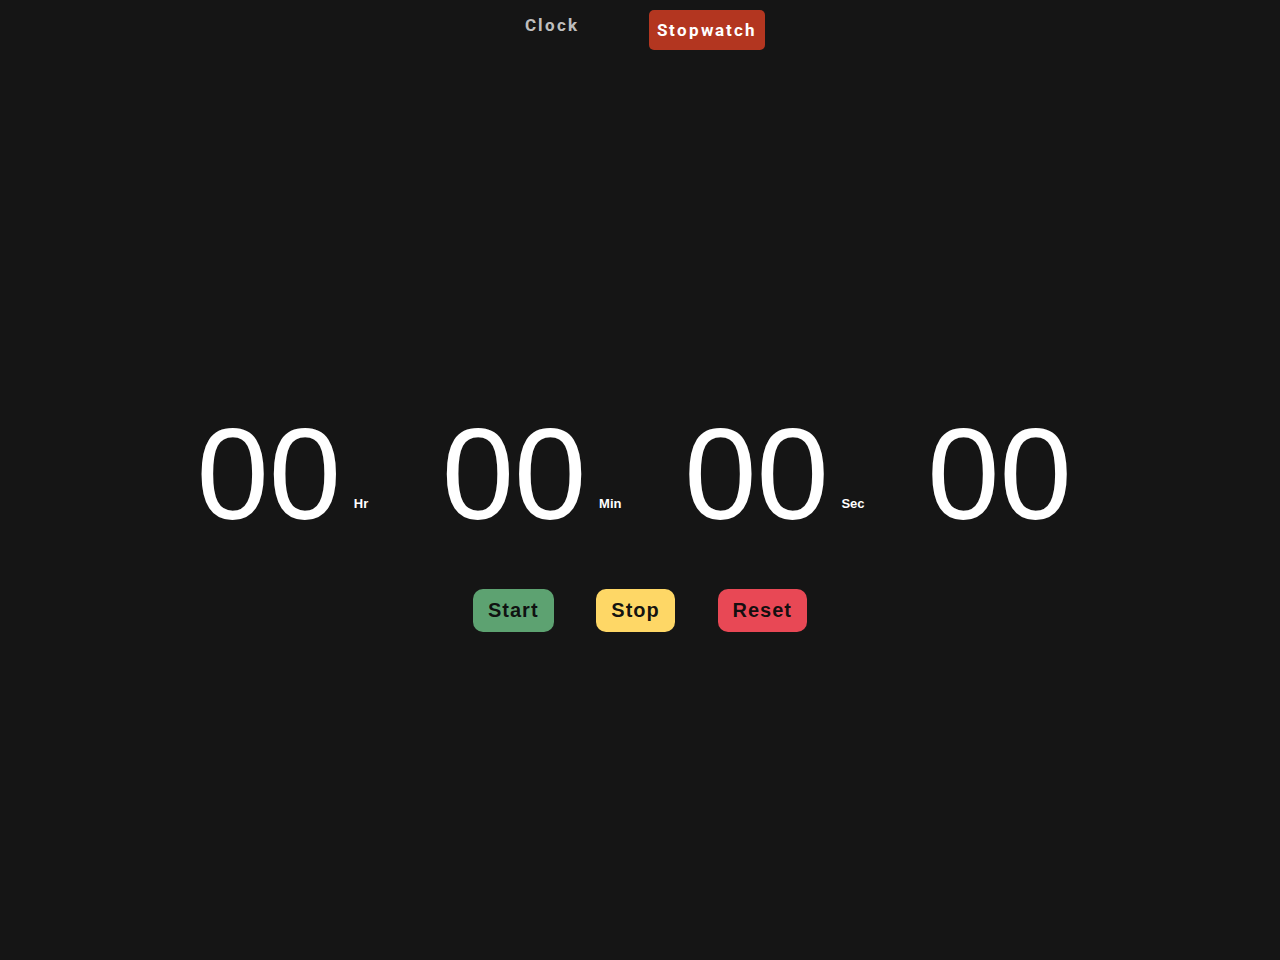
<file: index.html>
<!DOCTYPE html>
<html lang="en">
  <head>
    <meta charset="UTF-8" />
    <meta http-equiv="X-UA-Compatible" content="IE=edge" />
    <meta name="viewport" content="width=device-width, initial-scale=1.0" />
    <link rel="stylesheet" href="CSS/stopwatch.css" />
    <link rel="stylesheet" href="CSS/header.css" />
    <script src="http://code.jquery.com/jquery-1.8.3.min.js"></script>

    <title>Document</title>
  </head>

  <body>
    <header>
      <nav>
        <a href="clock.html">Clock</a>
        <a href="index.html">Stopwatch</a>
      </nav>
    </header>
    <div id="container">
      <div id="stopwatch">
        <div class="digit" id="hr">00</div>
        <div class="txt">Hr&nbsp;&nbsp;&nbsp;</div>
        <div class="digit" id="min">00</div>
        <div class="txt">Min</div>
        <div class="digit" id="sec">00</div>
        <div class="txt">Sec</div>
        <div class="digit" id="count">00</div>
        <div class="txt">&nbsp;&nbsp;&nbsp;&nbsp;&nbsp;&nbsp;</div>
        <!-- <div class="txt">sec</div>  -->
      </div>
      <div id="buttons">
        <button type="button" class="btn" id="start" onclick="start()">
          Start
        </button>
        <button type="button" class="btn" id="stop" onclick="stop()">
          Stop
        </button>
        <button type="button" class="btn" id="reset" onclick="reset()">
          Reset
        </button>
      </div>
    </div>

    <script src="JS/stopwatch.js"></script>
    <script>
      $(function () {
        $("a").each(function () {
          if ($(this).prop("href") == window.location.href) {
            $(this).addClass("current");
          }
        });
      });
    </script>
  </body>
</html>
</file>
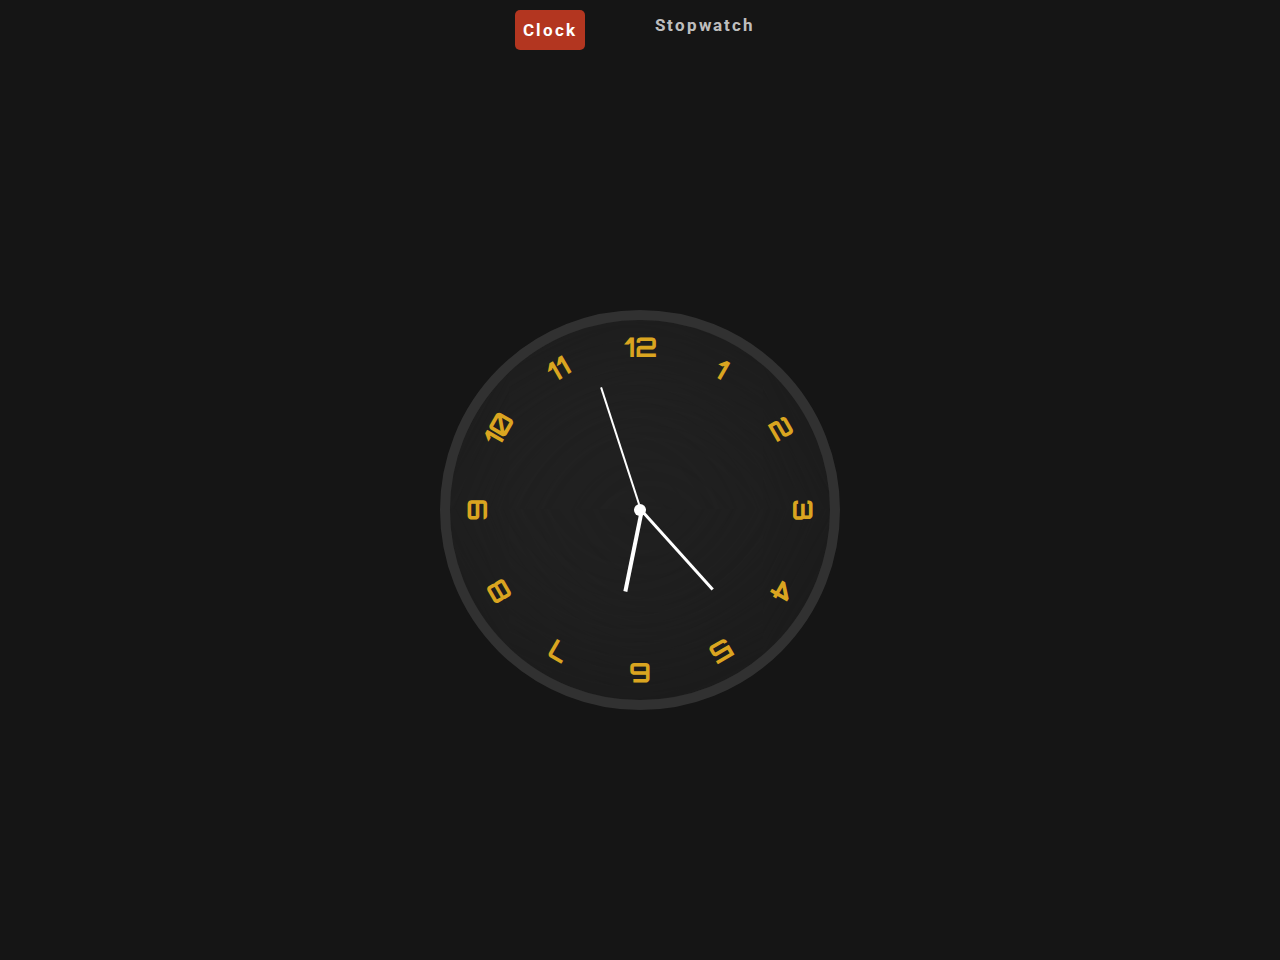
<file: clock.html>
<!DOCTYPE html>
<html lang="en">

    <head>
        <meta charset="UTF-8">
        <meta http-equiv="X-UA-Compatible" content="IE=edge">
        <meta name="viewport" content="width=device-width, initial-scale=1.0">
        <link rel="stylesheet" href="CSS/clock.css">
        <link rel="stylesheet" href="CSS/header.css">
        <script src="http://code.jquery.com/jquery-1.8.3.min.js"></script>
        <title>Document</title>
    </head>

    <body>
        <header>
            <nav>
                <a href="clock.html">Clock</a>
                <a href="stopwatch.html">Stopwatch</a>
            </nav>
        </header>
        <div id="container">
            <div id="clock">
                <div id="centerdot"></div>
                <div class="hands" id="hr"></div>
                <div class="hands" id="min"></div>
                <div class="hands" id="sec"></div>
                <div class="numbers number1">1</div>
                <div class="numbers number2">2</div>
                <div class="numbers number3">3</div>
                <div class="numbers number4">4</div>
                <div class="numbers number5">5</div>
                <div class="numbers number6">6</div>
                <div class="numbers number7">7</div>
                <div class="numbers number8">8</div>
                <div class="numbers number9">9</div>
                <div class="numbers number10">10</div>
                <div class="numbers number11">11</div>
                <div class="numbers number12">12</div>
            </div>
        </div>



        <script src="JS/clock.js"></script>
        
        <script>
            $(document).ready(function () {
                $('a').each(function () {
                    if ($(this).prop('href') == window.location.href) {
                        $(this).addClass('current');
                    }
                });
            });
        </script>
    </body>

</html>
</file>
<file: CSS/stopwatch.css>
/* @import url('https://fonts.googleapis.com/css2?family=Orbitron:wght@400;500;600;700&display=swap'); */

#container {
  display: flex;
  justify-content: center;
  align-items: center;
  height: 100vh;
  flex-direction: column;
  font-family: "Orbitron", sans-serif;
}

#stopwatch {
  text-align: center;
  display: flex;

  justify-content: center;
  align-items: center;
  flex-wrap: wrap;
}

.digit,
.txt {
  color: white;
  min-width: 1rem;
  position: relative;
}

.digit {
  font-size: 13rem;
  margin: 1rem;
  width: 21rem;
}

.txt {
  margin: 6rem 2rem 0rem -3rem;
  font-size: 1.3rem;
  font-weight: bold;
}

#buttons {
  margin-top: 3rem;
}

.btn {
  font-size: 2rem;
  padding: 1rem 1.5rem;
  font-weight: bold;
  border-radius: 1rem;
  text-align: center;
  margin: 0rem 2rem;
  cursor: pointer;
  border: none;
  letter-spacing: 0.1rem;
  color: rgba(14, 14, 14, 0.972);
}

#start {
  background-color: #5da271;
}

#start:hover {
  background-color: #059e31;
}

#stop {
  background-color: #fed766;
}

#stop:hover {
  background-color: #ffc004;
}

#reset {
  background-color: #e84855;
}

#reset:hover {
  background-color: #e80d1f;
}

/* for Tablets */
@media screen and (max-width: 768px) {
  html {
    font-size: 56.25%;
  }
}

/* for Smart Phones  */
@media screen and (max-width: 480px) {
  html {
    font-size: 50%;
  }
  .digit {
    font-size: 10rem;
  }
}
</file>
<file: CSS/header.css>
@import url("https://fonts.googleapis.com/css2?family=Roboto:wght@400;700&display=swap");

* {
  margin: 0%;
  padding: 0%;
  box-sizing: border-box;
  font-family: sans-serif;
}

html {
  font-size: 62.5%;
}

body {
  background-color: rgba(14, 14, 14, 0.972);
  /* overflow: hidden; */
}

nav {
  background-color: rgba(27, 27, 27, 0);
  display: flex;
  justify-content: center;
}

a {
  text-decoration: none;
  color: black;
  margin: 1rem 3rem;
  font-family: "Roboto", sans-serif;
  font-weight: bold;
  letter-spacing: 0.2rem;
  position: relative;
  padding: 0.5rem 1rem;
  color: rgba(255, 255, 255, 0.746);
  font-size: 1.7rem;
}

a:after {
  content: "";
  width: 0;
  background-color: white;
  position: absolute;
  bottom: 0rem;
  height: 0.1rem;
  left: 0rem;
  transition: 0.3s;
  text-align: center;
}

a:hover:after {
  width: 100%;
  color: green;
}

/* a:active {
    background-color: blue;
} */

.current {
  background: rgb(179, 54, 32);
  color: white;
  color: white;
  padding: 1rem 0.8rem;
  border-radius: 5px;
  transition: 0.3s;
}

@media screen and (max-width: 768px) {
  html {
    font-size: 56.25%;
  }
}

/* for Smart Phones  */
@media screen and (max-width: 480px) {
  html {
    font-size: 50%;
  }
}
</file>
<file: CSS/clock.css>
@import url("https://fonts.googleapis.com/css2?family=Orbitron:wght@400;500;600;700&display=swap");
#container {
  display: flex;
  justify-content: center;
  align-items: center;
  height: 100vh;
}

#clock {
  border-radius: 50%;
  border: 1rem solid rgb(49, 49, 49);
  width: 40rem;
  height: 40rem;
  position: relative;
  background: #212121;
  box-shadow: inset -0.9rem -0.9rem 18rem #151515,
    inset 0.9rem 0.9rem 18rem #2d2d2d;
}

.numbers {
  font-family: "Orbitron", sans-serif;
  position: absolute;
  color: goldenrod;
  text-align: center;
  padding: 1rem;
  width: 100%;
  height: 100%;
  font-weight: bold;
  font-size: 2.7rem;
  transform: rotate(0deg);
}

.number1 {
  transform: rotate(30deg);
}
.number2 {
  transform: rotate(60deg);
}
.number3 {
  transform: rotate(90deg);
}
.number4 {
  transform: rotate(120deg);
}
.number5 {
  transform: rotate(150deg);
}
.number6 {
  transform: rotate(180deg);
}
.number7 {
  transform: rotate(210deg);
}
.number8 {
  transform: rotate(240deg);
}
.number9 {
  transform: rotate(270deg);
}
.number10 {
  transform: rotate(300deg);
}
.number11 {
  transform: rotate(330deg);
}
.number12 {
  transform: rotate(360deg);
}

#centerdot {
  content: "";
  width: 1.2rem;
  height: 1.2rem;
  background-color: white;
  border-radius: 50%;
  position: absolute;
  top: 50%;
  left: 50%;
  transform: translate(-50%, -50%);
}

.hands {
  position: absolute;
  bottom: 50%;
  left: 50%;
  transform: translate(-50%);
  transform-origin: bottom;
  background-color: white;
}

#hr {
  width: 0.4rem;
  height: 22%;
}
#min {
  width: 0.3rem;
  height: 28%;
}
#sec {
  width: 0.2rem;
  height: 34%;
}

/* for Tablets */
@media screen and (max-width: 768px) {
  html {
    font-size: 56.25%;
  }
}

/* for Smart Phones  */
@media screen and (max-width: 480px) {
  html {
    font-size: 50%;
  }
}
</file>
